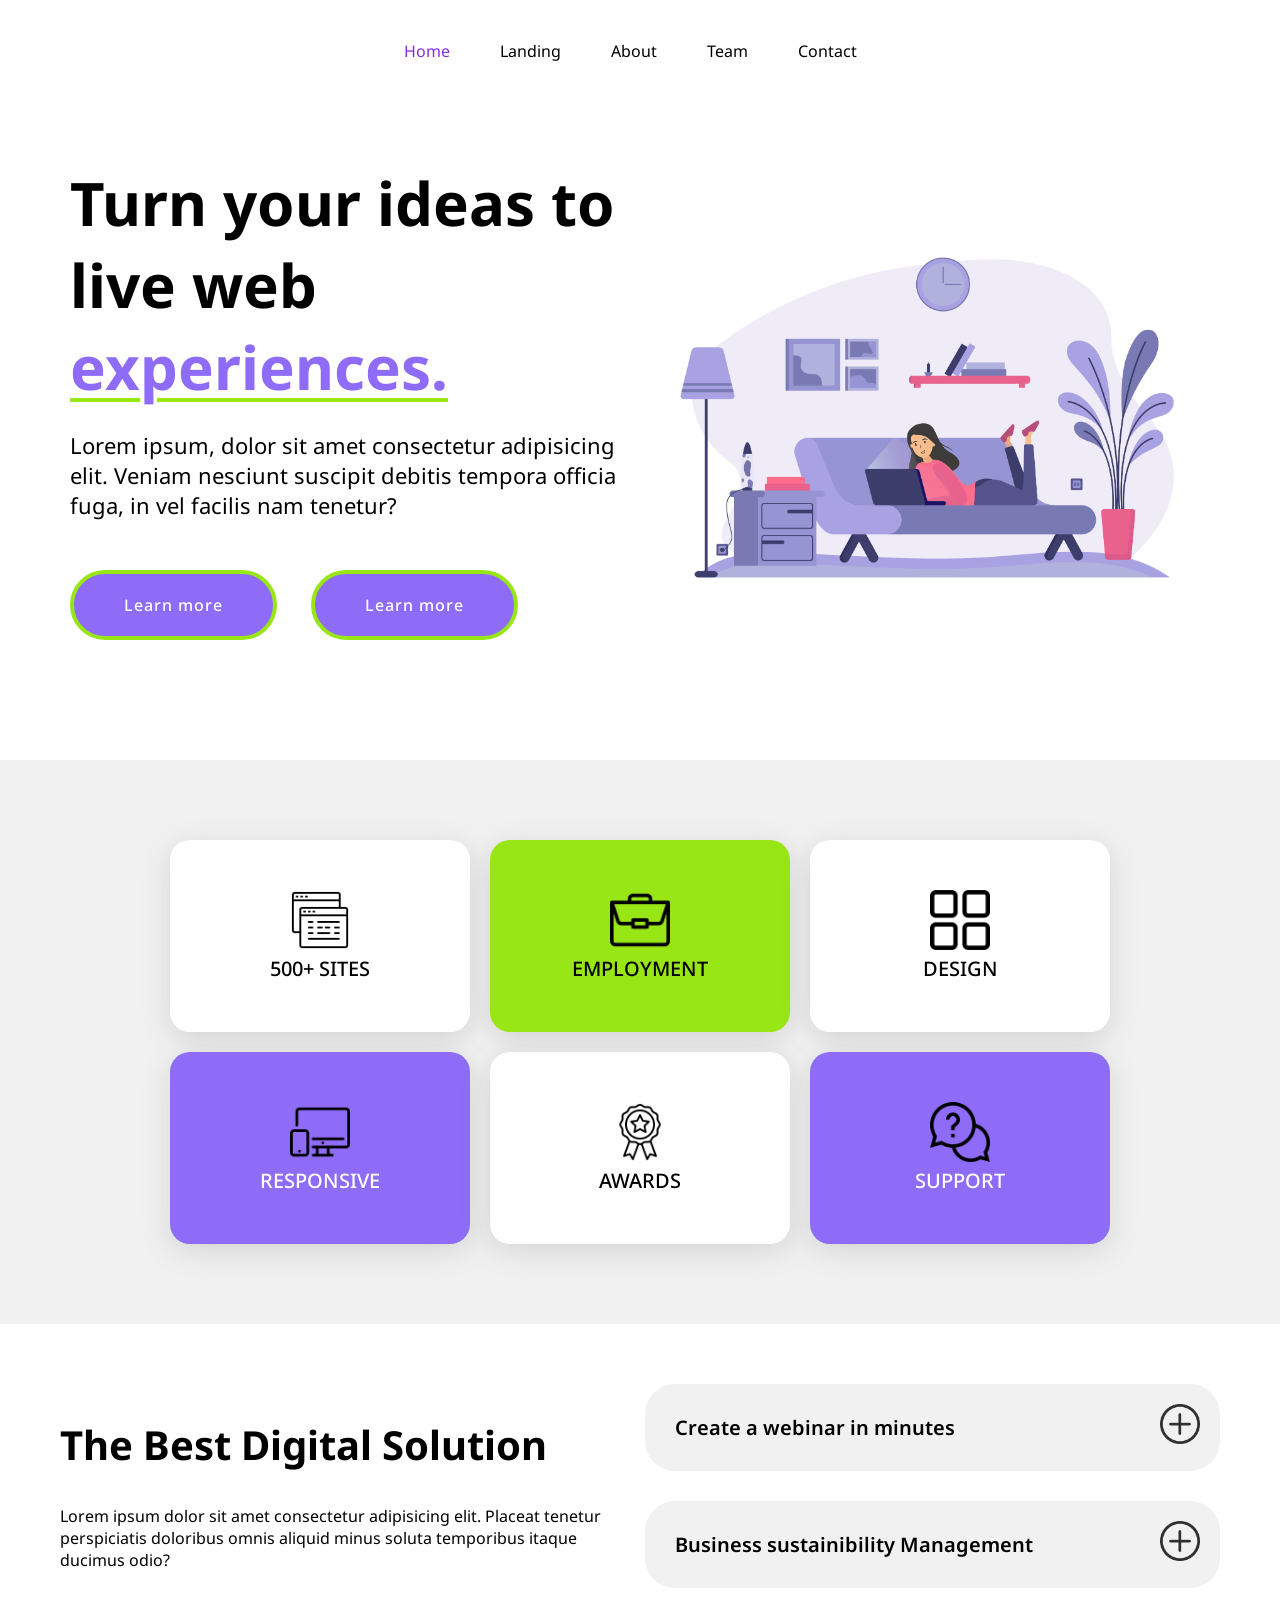
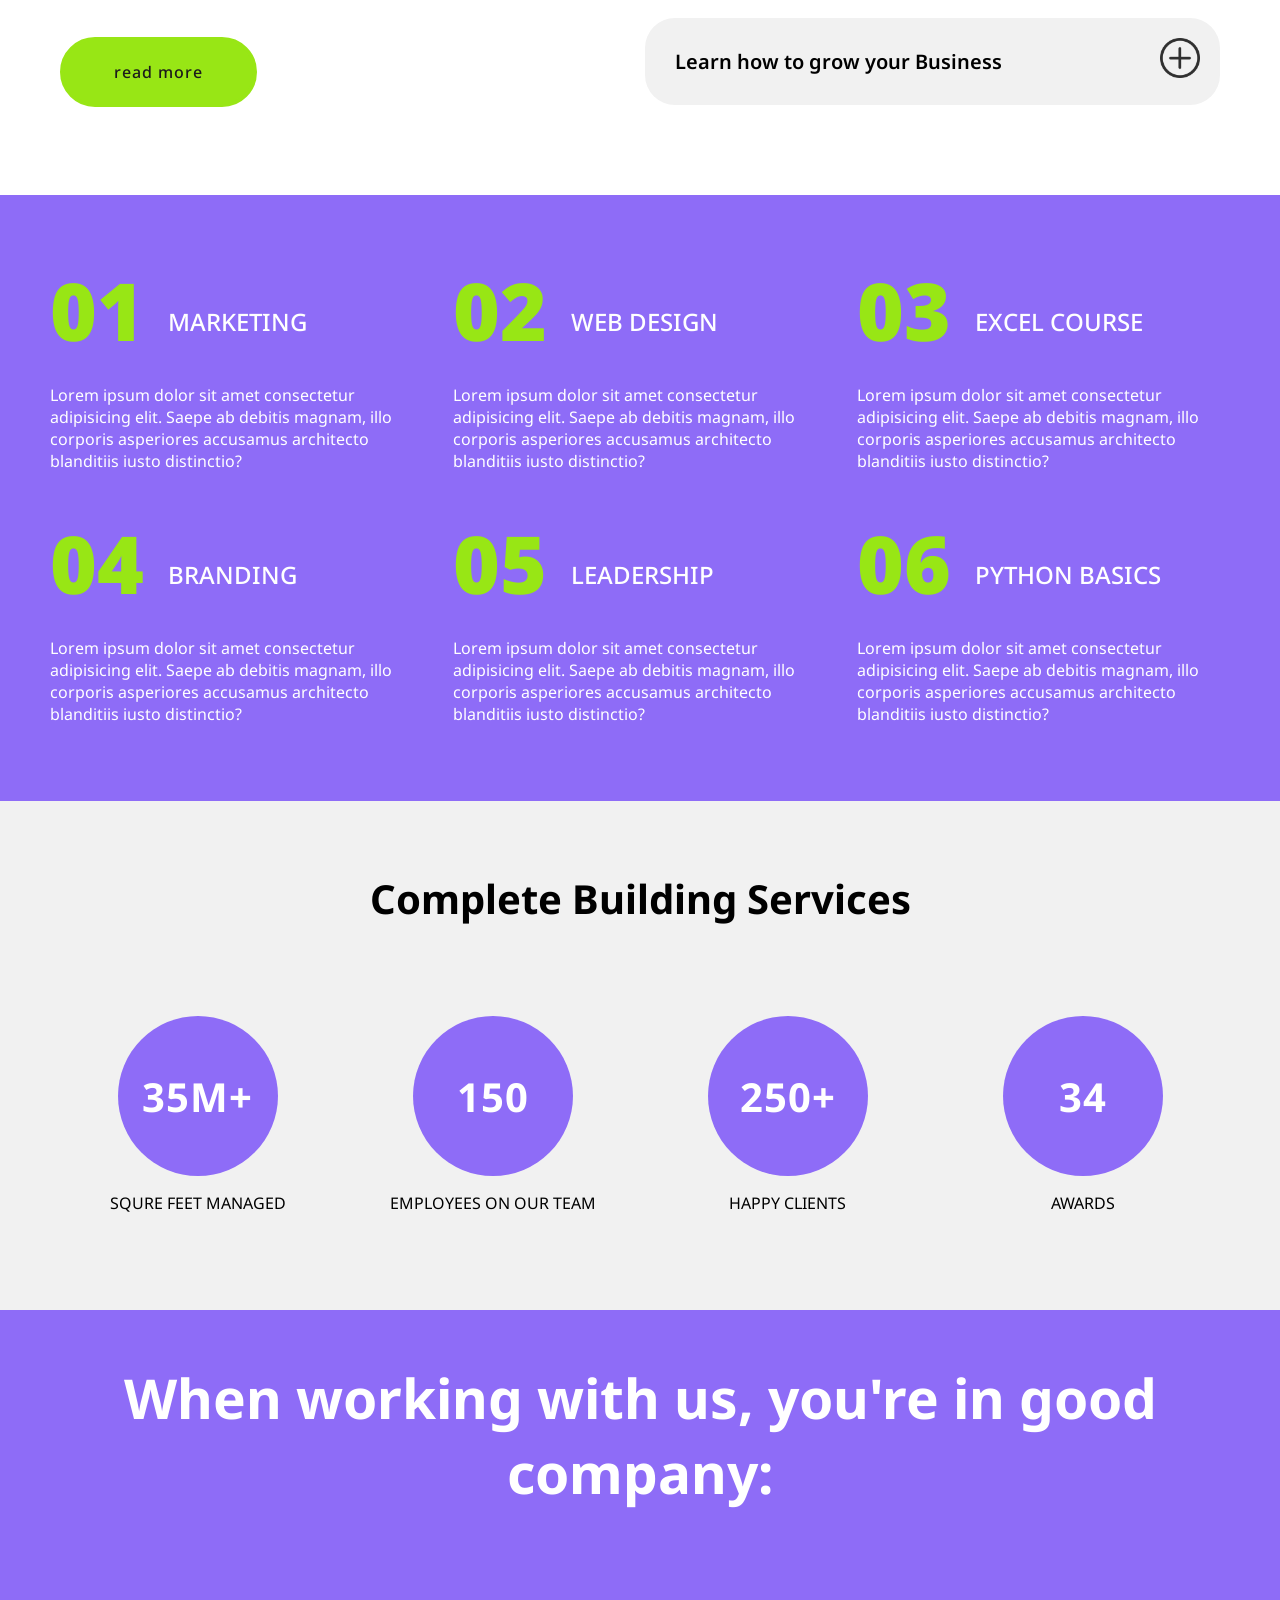
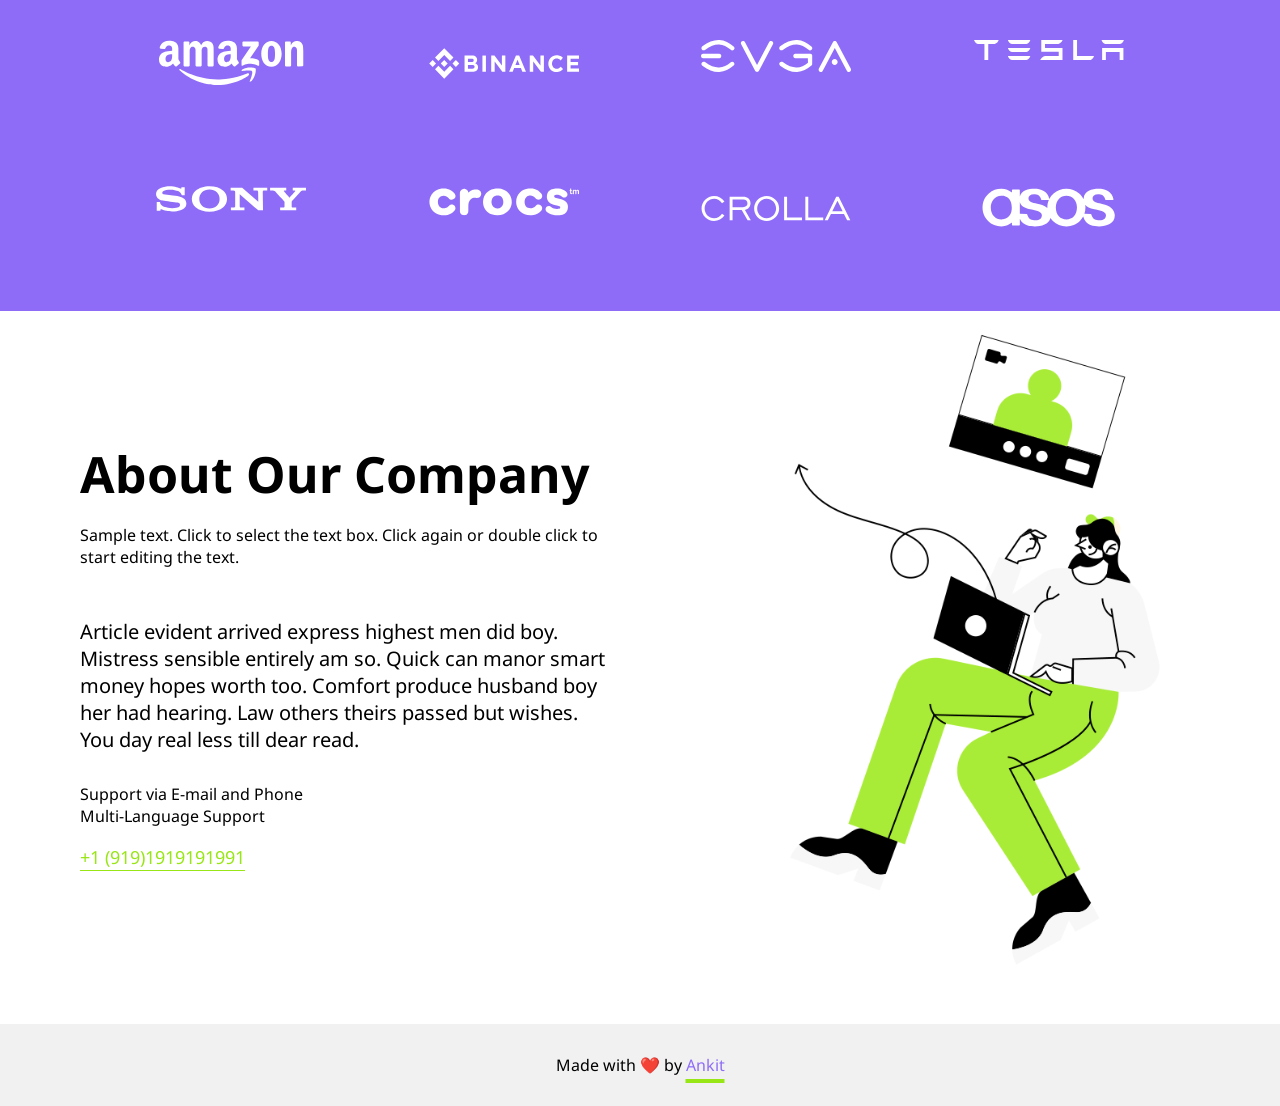
<file: index.html>
<!DOCTYPE html>
<html lang="en">
  <head>
    <meta charset="UTF-8" />
    <meta name="viewport" content="width=device-width, initial-scale=1.0" />
    <title>Landing Page🚀</title>
    <link rel="preconnect" href="https://fonts.googleapis.com" />
    <link rel="preconnect" href="https://fonts.gstatic.com" crossorigin />
    <link
      href="https://fonts.googleapis.com/css2?family=Noto+Sans&display=swap"
      rel="stylesheet"
    />
    <link rel="stylesheet" href="styles.css" />
    <link rel="stylesheet" href="https://unpkg.com/aos@next/dist/aos.css" />
  </head>
  <body>
    <!-- navigation bar -->
    <nav class="nav collapsible">
      <img class="icon collapsible__header" src="assets/menu.png" alt="" />
      <ul class="list nav__list collapsible__content">
        <li class="nav__list-item">
          <a style="color: blueviolet" href="">Home</a>
        </li>
        <li class="nav__list-item"><a href="">Landing</a></li>
        <li class="nav__list-item"><a href="">About</a></li>
        <li class="nav__list-item"><a href="">Team</a></li>
        <li class="nav__list-item"><a href="">Contact</a></li>
      </ul>
    </nav>

    <!-- hero section -->
    <section class="hero grid grid--1x2 block container">
      <div class="content">
        <h1 class="hero__heading">
          Turn your ideas to live web
          <span class="highlighted-text">experiences.</span>
        </h1>
        <p class="hero__text">
          Lorem ipsum, dolor sit amet consectetur adipisicing elit. Veniam
          nesciunt suscipit debitis tempora officia fuga, in vel facilis nam
          tenetur?
        </p>
        <button class="btn btn--primary btn-1">Learn more</button>
        <button class="btn btn--primary">Learn more</button>
      </div>
      <img class="hero__image" src="assets/women.jpg" alt="" />
    </section>

    <!-- card section -->
    <section class="block card-block">
      <div class="container">
        <div class="grid grid--2x3">
          <div class="card">
            <div class="card__content">
              <img class="card__header logo" src="assets/browser.png" alt="" />
              <h3 class="card__text">500+ SITES</h3>
            </div>
          </div>
          <div class="card card--secondary">
            <div class="card__content">
              <img class="card__header" src="assets/portfolio.png" alt="" />
              <h3 class="card__text">EMPLOYMENT</h3>
            </div>
          </div>
          <div class="card">
            <div class="card__content">
              <img
                class="card__header"
                src="assets/four-squares-button-of-view-options.png"
                alt=""
              />
              <h3 class="card__text">DESIGN</h3>
            </div>
          </div>
          <div class="card card--primary">
            <div class="card__content">
              <img class="card__header" src="assets/responsive.png" alt="" />
              <h3 class="card__text">RESPONSIVE</h3>
            </div>
          </div>
          <div class="card">
            <div class="card__content">
              <img class="card__header" src="assets/award.png" alt="" />
              <h3 class="card__text">AWARDS</h3>
            </div>
          </div>
          <div class="card card--primary">
            <div class="card__content">
              <img class="card__header" src="assets/help.png" alt="" />
              <h3 class="card__text">SUPPORT</h3>
            </div>
          </div>
        </div>
      </div>
    </section>

    <!-- collapsible block section -->
    <section class="container block collapsibles">
      <div class="grid grid--1x2">
        <div class="text">
          <h2>The Best Digital Solution</h2>
          <p>
            Lorem ipsum dolor sit amet consectetur adipisicing elit. Placeat
            tenetur perspiciatis doloribus omnis aliquid minus soluta temporibus
            itaque ducimus odio?
          </p>
          <button class="btn btn--secondary">read more</button>
        </div>
        <div class="collapsable-menu">
          <div class="collapsible collapsible--btn">
            <header class="collapsible__header">
              <h3 class="collapsible__heading">Create a webinar in minutes</h3>
              <img
                class="icon collapsible__chevron"
                src="assets/add.png"
                alt=""
              />
            </header>
            <div class="collapsible__content">
              <p>
                Lorem ipsum dolor sit amet consectetur adipisicing elit. Totam
                repudiandae exercitationem nam cupiditate saepe! Perferendis
                fugit eius eaque deserunt earum.
              </p>
            </div>
          </div>
          <div class="collapsible collapsible--btn">
            <header class="collapsible__header">
              <h3 class="collapsible__heading">
                Business sustainibility Management
              </h3>
              <img
                class="icon collapsible__chevron"
                src="assets/add.png"
                alt=""
              />
            </header>
            <div class="collapsible__content">
              <p>
                Lorem ipsum dolor sit amet consectetur adipisicing elit. Totam
                repudiandae exercitationem nam cupiditate saepe! Perferendis
                fugit eius eaque deserunt earum.
              </p>
            </div>
          </div>
          <div class="collapsible collapsible--btn">
            <header class="collapsible__header">
              <h3 class="collapsible__heading">
                Learn how to grow your Business
              </h3>
              <img
                class="icon collapsible__chevron"
                src="assets/add.png"
                alt=""
              />
            </header>
            <div class="collapsible__content">
              <p>
                Lorem ipsum dolor sit amet consectetur adipisicing elit. Totam
                repudiandae exercitationem nam cupiditate saepe! Perferendis
                fugit eius eaque deserunt earum.
              </p>
            </div>
          </div>
        </div>
      </div>
    </section>

    <!-- courses section -->
    <section class="courses block block--purple">
      <div class="container course--grid grid grid--2x3">
        <div class="feature">
          <span class="feature__no">01</span>
          <h3 class="feature__heading">MARKETING</h3>
          <p class="feature__text">
            Lorem ipsum dolor sit amet consectetur adipisicing elit. Saepe ab
            debitis magnam, illo corporis asperiores accusamus architecto
            blanditiis iusto distinctio?
          </p>
        </div>
        <div class="feature">
          <span class="feature__no">02</span>
          <h3 class="feature__heading">WEB DESIGN</h3>
          <p class="feature__text">
            Lorem ipsum dolor sit amet consectetur adipisicing elit. Saepe ab
            debitis magnam, illo corporis asperiores accusamus architecto
            blanditiis iusto distinctio?
          </p>
        </div>
        <div class="feature">
          <span class="feature__no">03</span>
          <h3 class="feature__heading">EXCEL COURSE</h3>
          <p class="feature__text">
            Lorem ipsum dolor sit amet consectetur adipisicing elit. Saepe ab
            debitis magnam, illo corporis asperiores accusamus architecto
            blanditiis iusto distinctio?
          </p>
        </div>
        <div class="feature">
          <span class="feature__no">04</span>
          <h3 class="feature__heading">BRANDING</h3>
          <p class="feature__text">
            Lorem ipsum dolor sit amet consectetur adipisicing elit. Saepe ab
            debitis magnam, illo corporis asperiores accusamus architecto
            blanditiis iusto distinctio?
          </p>
        </div>
        <div class="feature">
          <span class="feature__no">05</span>
          <h3 class="feature__heading">LEADERSHIP</h3>
          <p class="feature__text">
            Lorem ipsum dolor sit amet consectetur adipisicing elit. Saepe ab
            debitis magnam, illo corporis asperiores accusamus architecto
            blanditiis iusto distinctio?
          </p>
        </div>
        <div class="feature">
          <span class="feature__no">06</span>
          <h3 class="feature__heading">PYTHON BASICS</h3>
          <p class="feature__text">
            Lorem ipsum dolor sit amet consectetur adipisicing elit. Saepe ab
            debitis magnam, illo corporis asperiores accusamus architecto
            blanditiis iusto distinctio?
          </p>
        </div>
      </div>
    </section>

    <!-- stats section -->
    <section class="block stats">
      <div class="container">
        <h2>Complete Building Services</h2>
        <div class="stats__data grid grid--1x4">
          <div class="wrapper-btn">
            <button class="btn btn--primary btn--circular">35M+</button>
            <p>SQURE FEET MANAGED</p>
          </div>
          <div class="wrapper-btn">
            <button class="btn btn--primary btn--circular">150</button>
            <p>EMPLOYEES ON OUR TEAM</p>
          </div>
          <div class="wrapper-btn">
            <button class="btn btn--primary btn--circular">250+</button>
            <p>HAPPY CLIENTS</p>
          </div>
          <div class="wrapper-btn">
            <button class="btn btn--primary btn--circular">34</button>
            <p>AWARDS</p>
          </div>
        </div>
      </div>
    </section>

    <!-- companies section -->
    <section class="companies block block--purple">
      <div class="container">
        <h2 class="companies__heading">
          When working with us, you're in good company:
        </h2>
        <div class="grid grid--2x4">
          <img class="company__logo" src="assets/logo-amazon.svg" alt="" />
          <img class="company__logo" src="assets/binance-logo.svg" alt="" />
          <img class="company__logo" src="assets/evga.svg" alt="" />
          <img class="company__logo" src="assets/tesla-9.svg" alt="" />
          <img class="company__logo" src="assets/sony-logo.svg" alt="" />
          <img class="company__logo" src="assets/crocs-wordmark.svg" alt="" />
          <img class="company__logo" src="assets/crolla-logo.svg" alt="" />
          <img class="company__logo" src="assets/asos-1.svg" alt="" />
        </div>
      </div>
    </section>

    <!-- about section -->
    <section class="container block about">
      <div class="grid grid--1x2">
        <div class="about__text">
          <h2 class="about__heading">About Our Company</h2>
          <p>
            Sample text. Click to select the text box. Click again or double
            click to start editing the text.
          </p>
          <p class="about__body__text">
            Article evident arrived express highest men did boy. Mistress
            sensible entirely am so. Quick can manor smart money hopes worth
            too. Comfort produce husband boy her had hearing. Law others theirs
            passed but wishes. You day real less till dear read.
          </p>
          <p class="support__features">Support via E-mail and Phone</p>
          <p class="support__features">Multi-Language Support</p>
          <p class="link link--primary">+1 (919)1919191991</p>
        </div>
        <img class="about__img" src="assets/girl-image2.png" alt="" />
      </div>
    </section>

    <footer class="block footer">
      <p class="footer__text container">
        Made with ❤️ by
        <a
          target="_blank"
          class="highlighted-text"
          href="https://github.com/ankitraz"
          >Ankit</a
        >
      </p>
    </footer>
    <script src="main.js"></script>
  </body>
</html>
</file>
<file: styles.css>
:root {
  --color-primary: #8e6cf7;
  --color-secondary: #98e615;
  --color-footer: #313131;
}


*,
*::after,
*::before {
  box-sizing: border-box;
}

*::selection {
  background: var(--color-secondary);
}

/* typography */
html {
  font-size: 62.5%;
  /* 1 rem = 10 px */
}

body {
  font-family: "Noto Sans", sans-serif;
  color: #000;
  font-size: 2rem;
  margin: 0;
}

h1 {
  font-size: 7rem;
}
h2 {
  font-size: 4rem;
}

h3 {
  font-size: 3rem;
  font-weight: 500;
}

@media screen and (min-width: 768px) {
  body {
    font-size: 1.6rem;
  }

  h1 {
    font-size: 8rem;
  }

  h2 {
    font-size: 4rem;
  }

  h3 {
    font-size: 2.4rem;
  }
}

/* links */
.link {
  text-decoration: none;
}

.link--primary {
  color: var(--color-secondary);
  text-decoration: underline;
  text-underline-offset: 5.7px;
  transition: color 0.3s;
}

.link:hover {
  color: #000;
}

@media screen and (min-width: 768px) {
  .link {
    font-size: 1.8rem;
  }
}

/* button */
.btn {
  padding: 2rem 5rem;
  border-radius: 4rem;
  border: 4px solid var(--color-secondary);
  text-align: center;
  font-size: 1.7rem;
  letter-spacing: 1px;
  font-weight: 500;
  cursor: pointer;
  white-space: nowrap;
  transition: all 0.3s;
  font-family: "Noto Sans", sans-serif;
}

.btn--small {
  padding: 2rem 3rem;
  font-size: 1.6rem;
}

.btn--circular {
  height: 160px;
  width: 160px;
  font-size: 3rem;
  border-radius: 50%;
  font-weight: bold;
  color: white;
  border: 0;
  cursor: initial;
  padding: 2rem;
}

.wrapper-btn {
  display: flex;
  align-items: center;
  flex-direction: column;
  text-align: center;
}

.btn--secondary {
  background: var(--color-secondary);
  color: #1c1b1b;
}

.btn--primary {
  background: var(--color-primary);
  color: #fff;
}

.btn--primary:hover {
  background: var(--color-secondary);
  color: #000;
}
.btn--secondary:hover {
  background: var(--color-primary);
  color: #fff;
}

@media screen and (min-width: 768px) {
  .btn {
    font-size: 1.6rem;
  }
  .btn--circular {
    font-size: 4rem;
    padding: 2rem;
  }
}

/* list */

.list {
  list-style: none;
  padding-left: 0;
}

/* card */

.card {
  text-align: center;
  display: flex;
  justify-content: center;
  align-items: center;
  border-radius: 2rem;
  box-shadow: rgba(100, 100, 111, 0.2) 0px 7px 29px 0px;
  background: #fff;
}

.card--primary {
  background: var(--color-primary);
  color: #fff;
}
.card--secondary {
  background: var(--color-secondary);
  color: #000;
}

.card__content {
  padding-top: 5rem;
  padding-bottom: 5rem;
}

.card__header {
  width: 60px;
}

.card__text {
  margin-top: 0;
  margin-bottom: 0;
  font-size: 2rem;
}

.card--quote .card__header {
  margin-bottom: 3rem;
}

.card--quote .card__text {
  font-size: 1.5rem;
}

/* icon */
.icon {
  height: 40px;
  width: 40px;
}

/* colllapsible */

.collapsible__header {
  display: flex;
  justify-content: space-between;
}

.collapsible__heading {
  margin-top: 0;
  margin-bottom: 0;
}

.collapsible__content {
  /* display: none; */
  max-height: 0;
  overflow: hidden;
  transition: max-height 0.3s ease-in-out;
}

.collapsible--expanded .collapsible__content {
  /* display: block; */
  max-height: 100vh;
}

/* collapsible button */
.collapsible--btn .collapsible__header {
  background: #f1f1f1;
  border-radius: 3rem;
  padding: 2rem 2rem;
  cursor: pointer;
}

.collapsible--btn .collapsible__heading {
  font-size: 2rem;
  font-weight: 600;
  vertical-align: middle;
  padding: 1rem;
}

.collapsible__chevron {
    opacity: 0.8;
}


/* features */

.feature {
  width: 100%;
}

.feature__no {
  font-size: 7rem;
  font-weight: 900;
}

.feature__heading {
  margin-top: 0;
  margin-bottom: 3rem;
}

@media screen and (min-width: 768px) {
  .feature__heading {
    display: inline-block;
    vertical-align: middle;
    padding-left: 2rem;
  }
  .feature__no {
    font-size: 8rem;
  }
}

/* grids */

.grid {
  display: grid;
}

@media screen and (min-width: 768px) {
  .grid--1x2 {
    grid-template-columns: repeat(2, 1fr);
  }

  .grid--1x3 {
    grid-template-columns: repeat(3, 1fr);
  }

  .grid--1x4 {
    grid-template-columns: repeat(4, 1fr);
  }

  .grid--2x3 {
    grid-template-columns: repeat(3, 1fr);
    grid-template-rows: repeat(2, 1fr);
  }

  .grid--2x4 {
    grid-template-columns: repeat(4, 1fr);
    grid-template-rows: repeat(2, 1fr);
  }
}

/* navigation bar */
.nav {
  margin-left: 1rem;
  margin-top: 3rem;
}

.nav__list-item > a {
  text-decoration: none;
  color: #000;
}

.nav__list-item > a:hover {
  color: var(--color-primary);
}

.nav__list-item {
  margin-bottom: 2rem;
}

.nav .collapsible__header, .collapsible__content {
  margin-left: 2rem;
}

@media screen and (min-width: 768px) {
    .nav {
        margin-top: 4rem;
    }


  .nav .collapsible__content {
    max-height: 100vh;
  }

  .nav .collapsible__header {
    display: none;
  }

  .nav__list {
    display: flex;
    align-items: center;
    justify-content: center;
  }

  .nav__list-item {
    padding-right: 5rem;
  }
}

/* block */
.block {
  --padding-vertical: 6rem;
  padding: var(--padding-vertical) 2rem;
}

.block--purple {
  background: var(--color-primary);
  color: #fff;
}


/* anywhere usable class */
.container {
  max-width: 1200px;
  margin: 0 auto;
}

/* hero section */

.hero {
  padding-left: 1rem;
  padding-right: 1rem;
  padding-top: 0;
}

.hero__image {
  width: 100%;
  align-self: center;
}

.hero .hero__heading {
  margin-bottom: 0;
  margin-top: 0;
  font-size: 5rem;
  font-weight: bolder;
}

.hero__text {
  margin-bottom: 5rem;
  line-height: 3rem;
  font-size: 2.2rem;
}

.hero .btn {
  margin-right: 3rem;
  margin-bottom: 2rem;
}

.hero .btn--primary.btn-1 {
  display: none;
}

.content {
  align-self: center;
  padding-left: 2rem;
}

.highlighted-text {
  color: #8e6cf7;
  text-decoration: underline solid var(--color-secondary);
  text-decoration-thickness: 4px;
  text-underline-offset: 0.8rem;
}

@media screen and (min-width: 768px) {
    .hero {
        margin-top: 8rem;
    }

  .hero .hero__heading {
    font-size: 6rem;
  }

  .hero .btn--primary.btn-1 {
    display: inline-block;
  }
}

/* card section */

.card-block.block {
    background: #f1f1f1;
    overflow: hidden;
}


.card-block .grid {
  gap: 2rem;
  row-gap: 2rem;
}

.card-block .card:hover{
    transform: scale(1.05);
    transition: all 0.3s ease-in-out;
}

@media screen and (min-width: 768px) {

    .card-block.block {
        margin-top: 4rem;
    }

  .card-block .grid {
    padding: 2rem;
    align-content: center;
    justify-content: center;
    grid-template-columns: 300px 300px 300px;
  }
}

/* collapsible section */

.collapsibles .grid {
  gap: 8rem 1rem;
}

.collapsable-menu .collapsible--btn {
  margin-bottom: 3rem;
}

@media screen and (min-width: 768px) {
  .collapsibles .btn {
    margin-top: 5rem;
  }
}

/* courses section */
.course--grid {
  align-items: center;
  justify-items: center;
  padding-left: 1rem;
  gap: 2rem;
}

.courses .container {
  overflow: hidden;
}

.courses .feature__no {
  color: var(--color-secondary);
}

/* About section */
.about {
  padding: 4rem
}

.about__img {
  width: 80%;
  justify-self: end;
}

.about .grid {
  align-content: center;
  justify-content: center;
  align-items: center;
  gap: 6rem;
}

.about__heading{
  font-size: 5rem;
  margin-top: 2rem ;
  margin-bottom: 0;
}

.about__body__text{
  margin-top: 5rem;
  margin-bottom: 3rem;
}

.support__features {
  margin: 0;
}

.about.block {
  padding-top: 1.2rem;
}


@media screen and (min-width: 768px) {
  .about__body__text {
    font-size: 2rem;
  }
}


/* stats section */

.stats .container > h2 {
  text-align: center;
  margin-bottom: 7rem;
  margin-top: 1rem;
}

.stats.block {
  background: #f1f1f1;
}

.stats .grid {
  gap: 2rem;
  row-gap: 2rem;
  padding: 2rem;
  align-content: center;
  justify-content: center;
}

@media screen and (min-width: 500px) {
    .stats .grid {
        grid-template-columns: repeat(2, 1fr);
    }
}

@media screen and (min-width: 768px) {
    .stats .grid {
        grid-template-columns: repeat(4, 1fr);
    }
}

/* compaines section */

.company__logo{
  width: 15rem;
  justify-self: center;
}

.companies .grid {
  row-gap: 10rem;
  column-gap: 5rem;
  padding: 8rem;
}

.companies__heading{
  text-align: center;
  margin-top: 0;
  padding: 5rem;
  font-size: 5.5rem;
  margin-bottom: 0;
}

.companies.block {
  overflow: hidden;
  padding: 0;
}


@media screen and (min-width: 500px) {
  .companies .grid {
    grid-template-columns: repeat(2, 1fr);
  }
}

@media screen and (min-width: 890px) {
  .companies .grid {
    grid-template-columns: repeat(4, 1fr);
  }
}

/* footer section */

.footer {
  background: #f1f1f1;
  padding: 1rem;
}

.footer > p {
  text-align: center;
  padding: 2rem;
}
</file>
